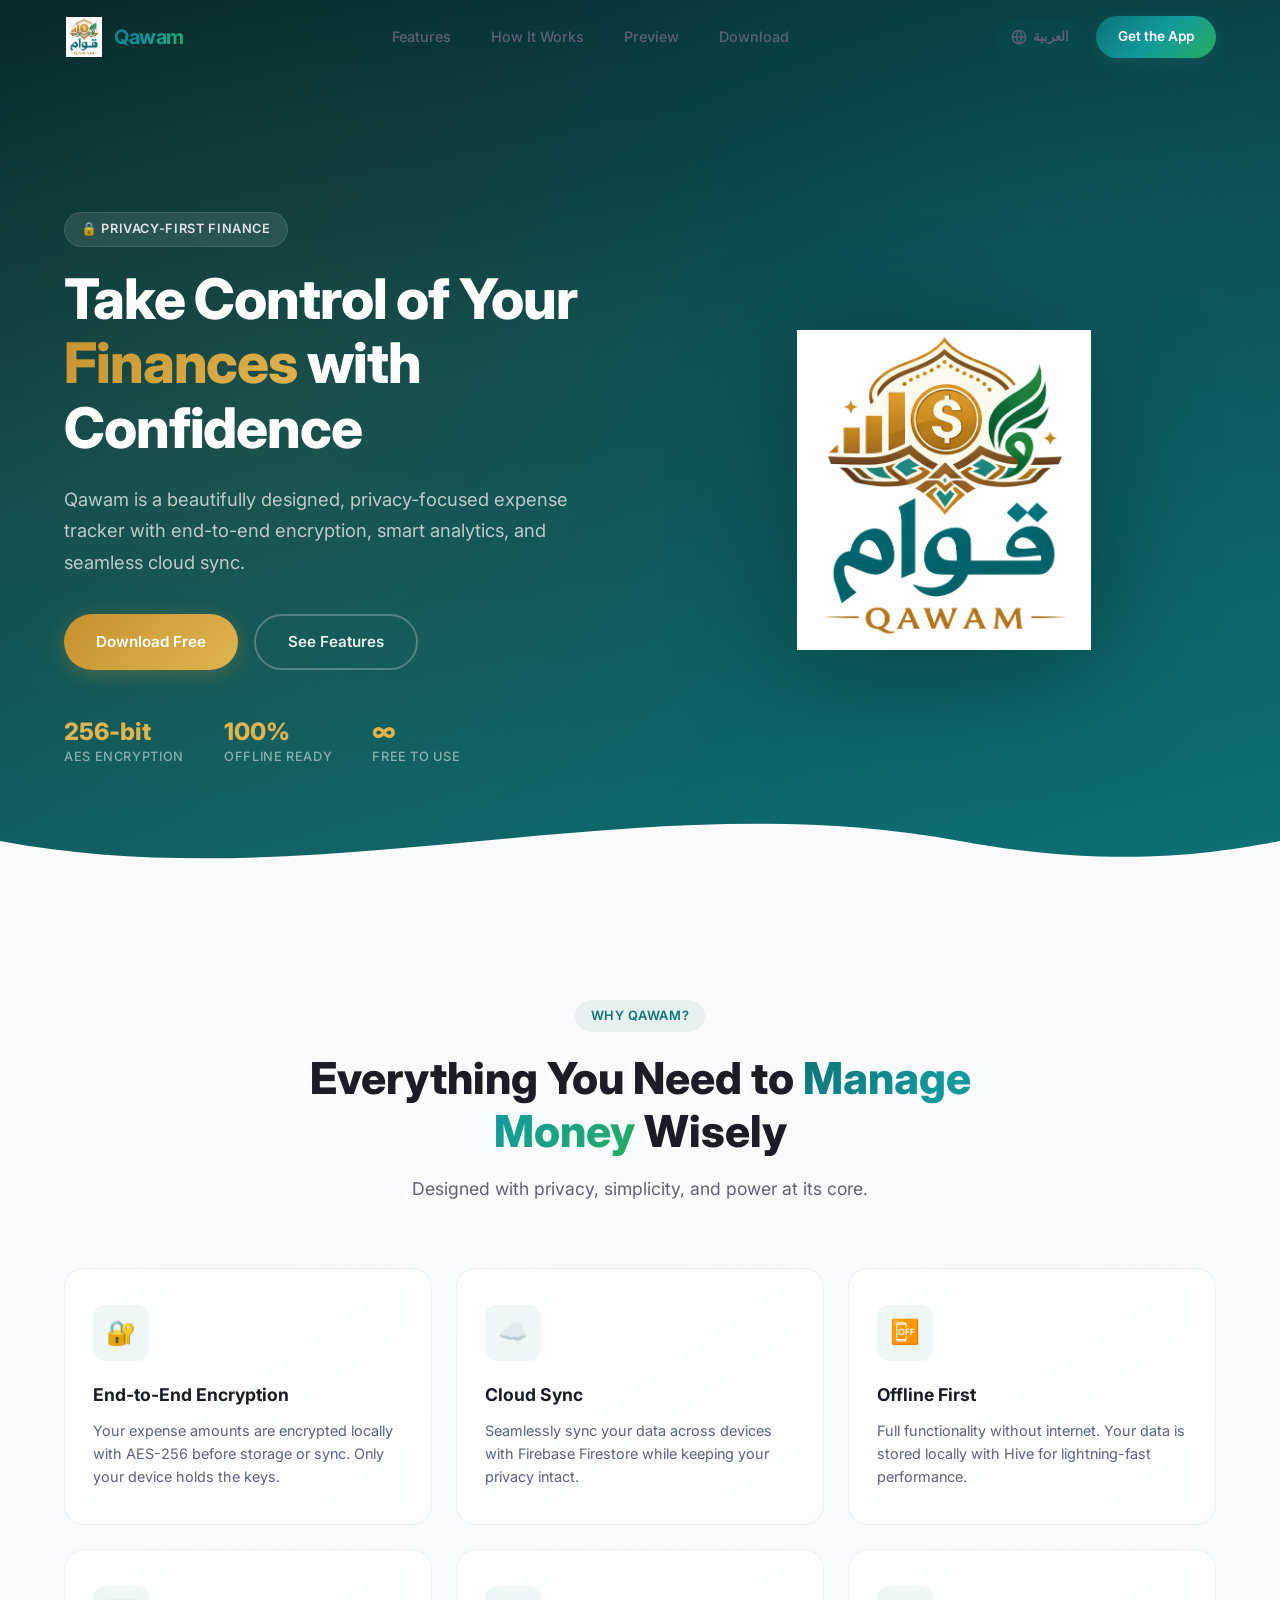
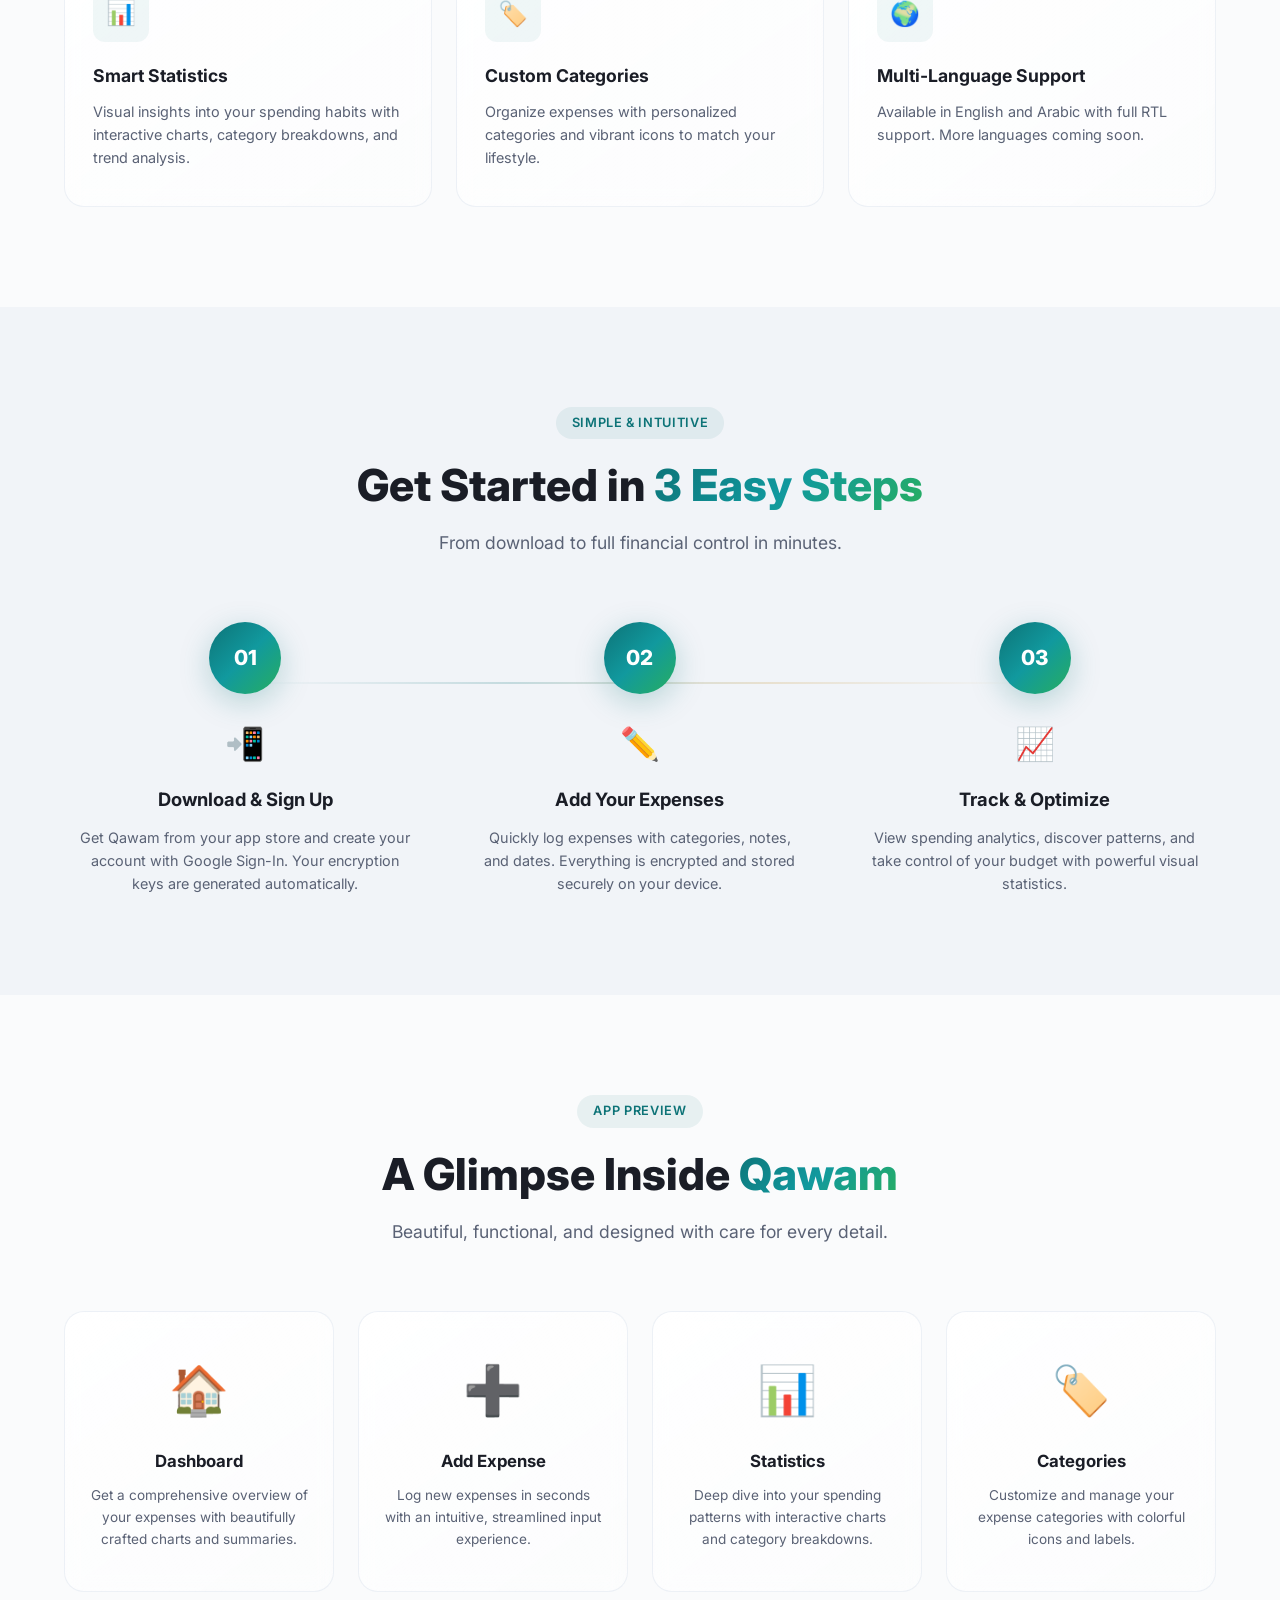
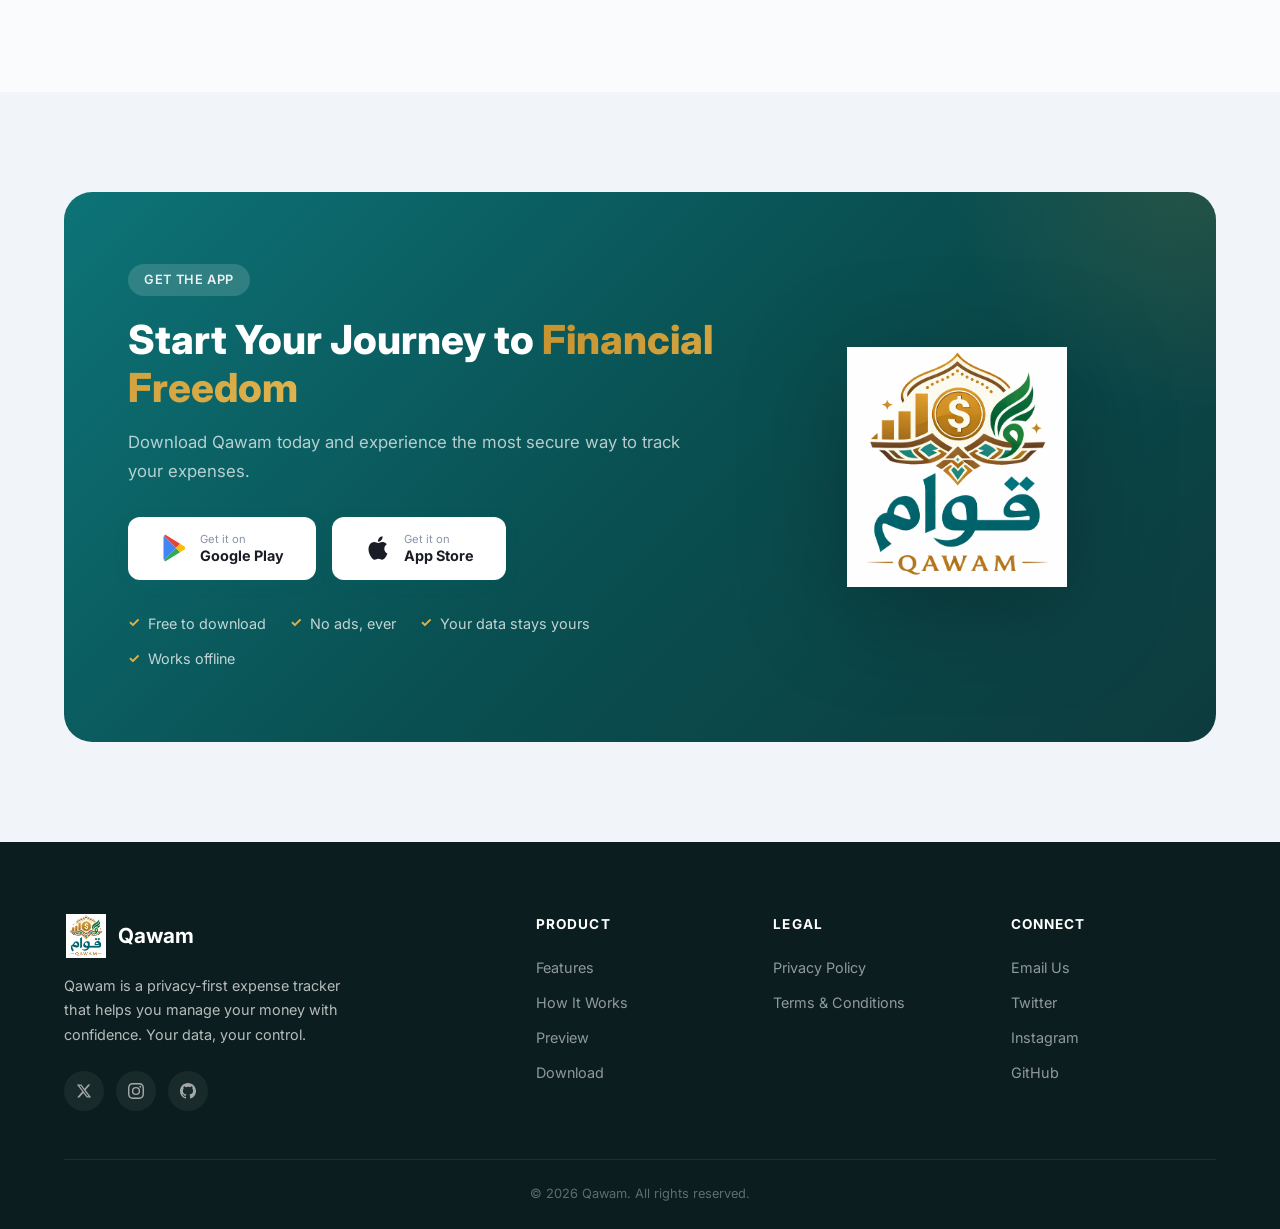
<file: index.html>
<!DOCTYPE html>
<html lang="en" dir="ltr">
<head>
  <meta charset="UTF-8">
  <meta name="viewport" content="width=device-width, initial-scale=1.0">
  <meta name="description" content="">
  <meta name="keywords" content="">
  <meta property="og:title" content="">
  <meta property="og:description" content="">
  <meta property="og:image" content="">
  <meta property="og:type" content="website">
  <meta name="twitter:card" content="summary_large_image">
  <title>Qawam</title>
  <link rel="icon" type="image/png" href="assets/images/logo.png">
  <link rel="preconnect" href="https://fonts.googleapis.com">
  <link rel="preconnect" href="https://fonts.gstatic.com" crossorigin>
  <link href="https://fonts.googleapis.com/css2?family=Inter:wght@300;400;500;600;700;800&family=Cairo:wght@300;400;500;600;700;800&display=swap" rel="stylesheet">
  <link rel="stylesheet" href="styles.css">
</head>
<body>
  <!-- Animated Background -->
  <div class="bg-glow bg-glow--1" aria-hidden="true"></div>
  <div class="bg-glow bg-glow--2" aria-hidden="true"></div>
  <div class="bg-glow bg-glow--3" aria-hidden="true"></div>

  <!-- Navigation -->
  <header class="navbar" id="navbar">
    <nav class="navbar__inner container" aria-label="Main navigation">
      <a href="#" class="navbar__brand" aria-label="Qawam Home">
        <img id="nav-logo" src="" alt="" class="navbar__logo">
        <span class="navbar__name" id="nav-brand-name"></span>
      </a>
      <ul class="navbar__links" id="nav-links" role="list"></ul>
      <div class="navbar__actions">
        <button class="lang-switcher" id="lang-switcher" type="button" aria-label="Switch language">
          <span class="lang-switcher__icon">
            <svg width="18" height="18" viewBox="0 0 24 24" fill="none" stroke="currentColor" stroke-width="2" stroke-linecap="round" stroke-linejoin="round"><circle cx="12" cy="12" r="10"/><path d="M2 12h20"/><path d="M12 2a15.3 15.3 0 0 1 4 10 15.3 15.3 0 0 1-4 10 15.3 15.3 0 0 1-4-10 15.3 15.3 0 0 1 4-10z"/></svg>
          </span>
          <span class="lang-switcher__label" id="lang-label"></span>
        </button>
        <a href="#download" class="btn btn--primary btn--sm navbar__cta" id="nav-cta"></a>
      </div>
      <button class="navbar__hamburger" id="hamburger" aria-label="Toggle menu" aria-expanded="false">
        <span></span>
        <span></span>
        <span></span>
      </button>
    </nav>
  </header>

  <!-- Mobile Menu Overlay -->
  <div class="mobile-menu" id="mobile-menu" aria-hidden="true">
    <ul class="mobile-menu__links" id="mobile-nav-links" role="list"></ul>
  </div>

  <main>
    <!-- Hero Section -->
    <section class="hero" id="hero">
      <div class="hero__inner container">
        <div class="hero__content">
          <span class="badge" id="hero-badge"></span>
          <h1 class="hero__title" id="hero-title"></h1>
          <p class="hero__subtitle" id="hero-subtitle"></p>
          <div class="hero__actions" id="hero-actions"></div>
          <div class="hero__stats" id="hero-stats"></div>
        </div>
        <div class="hero__visual">
          <div class="hero__logo-wrapper">
            <div class="hero__logo-glow" aria-hidden="true"></div>
            <img id="hero-logo" src="" alt="" class="hero__logo">
          </div>
        </div>
      </div>
      <div class="hero__wave" aria-hidden="true">
        <svg viewBox="0 0 1440 120" preserveAspectRatio="none">
          <path d="M0,60 C360,120 720,0 1080,60 C1260,90 1380,70 1440,60 L1440,120 L0,120 Z" fill="var(--color-bg)"/>
        </svg>
      </div>
    </section>

    <!-- Features Section -->
    <section class="features section" id="features">
      <div class="container">
        <div class="section__header">
          <span class="badge" id="features-badge"></span>
          <h2 class="section__title" id="features-title"></h2>
          <p class="section__subtitle" id="features-subtitle"></p>
        </div>
        <div class="features__grid" id="features-grid"></div>
      </div>
    </section>

    <!-- How It Works Section -->
    <section class="how-it-works section" id="how-it-works">
      <div class="container">
        <div class="section__header">
          <span class="badge" id="hiw-badge"></span>
          <h2 class="section__title" id="hiw-title"></h2>
          <p class="section__subtitle" id="hiw-subtitle"></p>
        </div>
        <div class="how-it-works__steps" id="hiw-steps"></div>
      </div>
    </section>

    <!-- Preview Section -->
    <section class="preview section" id="preview">
      <div class="container">
        <div class="section__header">
          <span class="badge" id="preview-badge"></span>
          <h2 class="section__title" id="preview-title"></h2>
          <p class="section__subtitle" id="preview-subtitle"></p>
        </div>
        <div class="preview__grid" id="preview-grid"></div>
      </div>
    </section>

    <!-- Download Section -->
    <section class="download section" id="download">
      <div class="container">
        <div class="download__inner">
          <div class="download__content">
            <span class="badge badge--light" id="download-badge"></span>
            <h2 class="download__title" id="download-title"></h2>
            <p class="download__subtitle" id="download-subtitle"></p>
            <div class="download__stores" id="download-stores"></div>
            <ul class="download__features" id="download-features"></ul>
          </div>
          <div class="download__visual">
            <img id="download-logo" src="" alt="" class="download__logo">
          </div>
        </div>
      </div>
    </section>
  </main>

  <!-- Footer -->
  <footer class="footer" id="footer">
    <div class="container">
      <div class="footer__top">
        <div class="footer__brand">
          <a href="#" class="footer__logo-link" aria-label="Qawam Home">
            <img id="footer-logo" src="" alt="" class="footer__logo">
            <span class="footer__name" id="footer-brand-name"></span>
          </a>
          <p class="footer__desc" id="footer-desc"></p>
          <div class="footer__social" id="footer-social"></div>
        </div>
        <div class="footer__columns" id="footer-columns"></div>
      </div>
      <div class="footer__bottom">
        <p class="footer__copyright" id="footer-copyright"></p>
      </div>
    </div>
  </footer>

  <script src="script.js"></script>
</body>
</html>
</file>
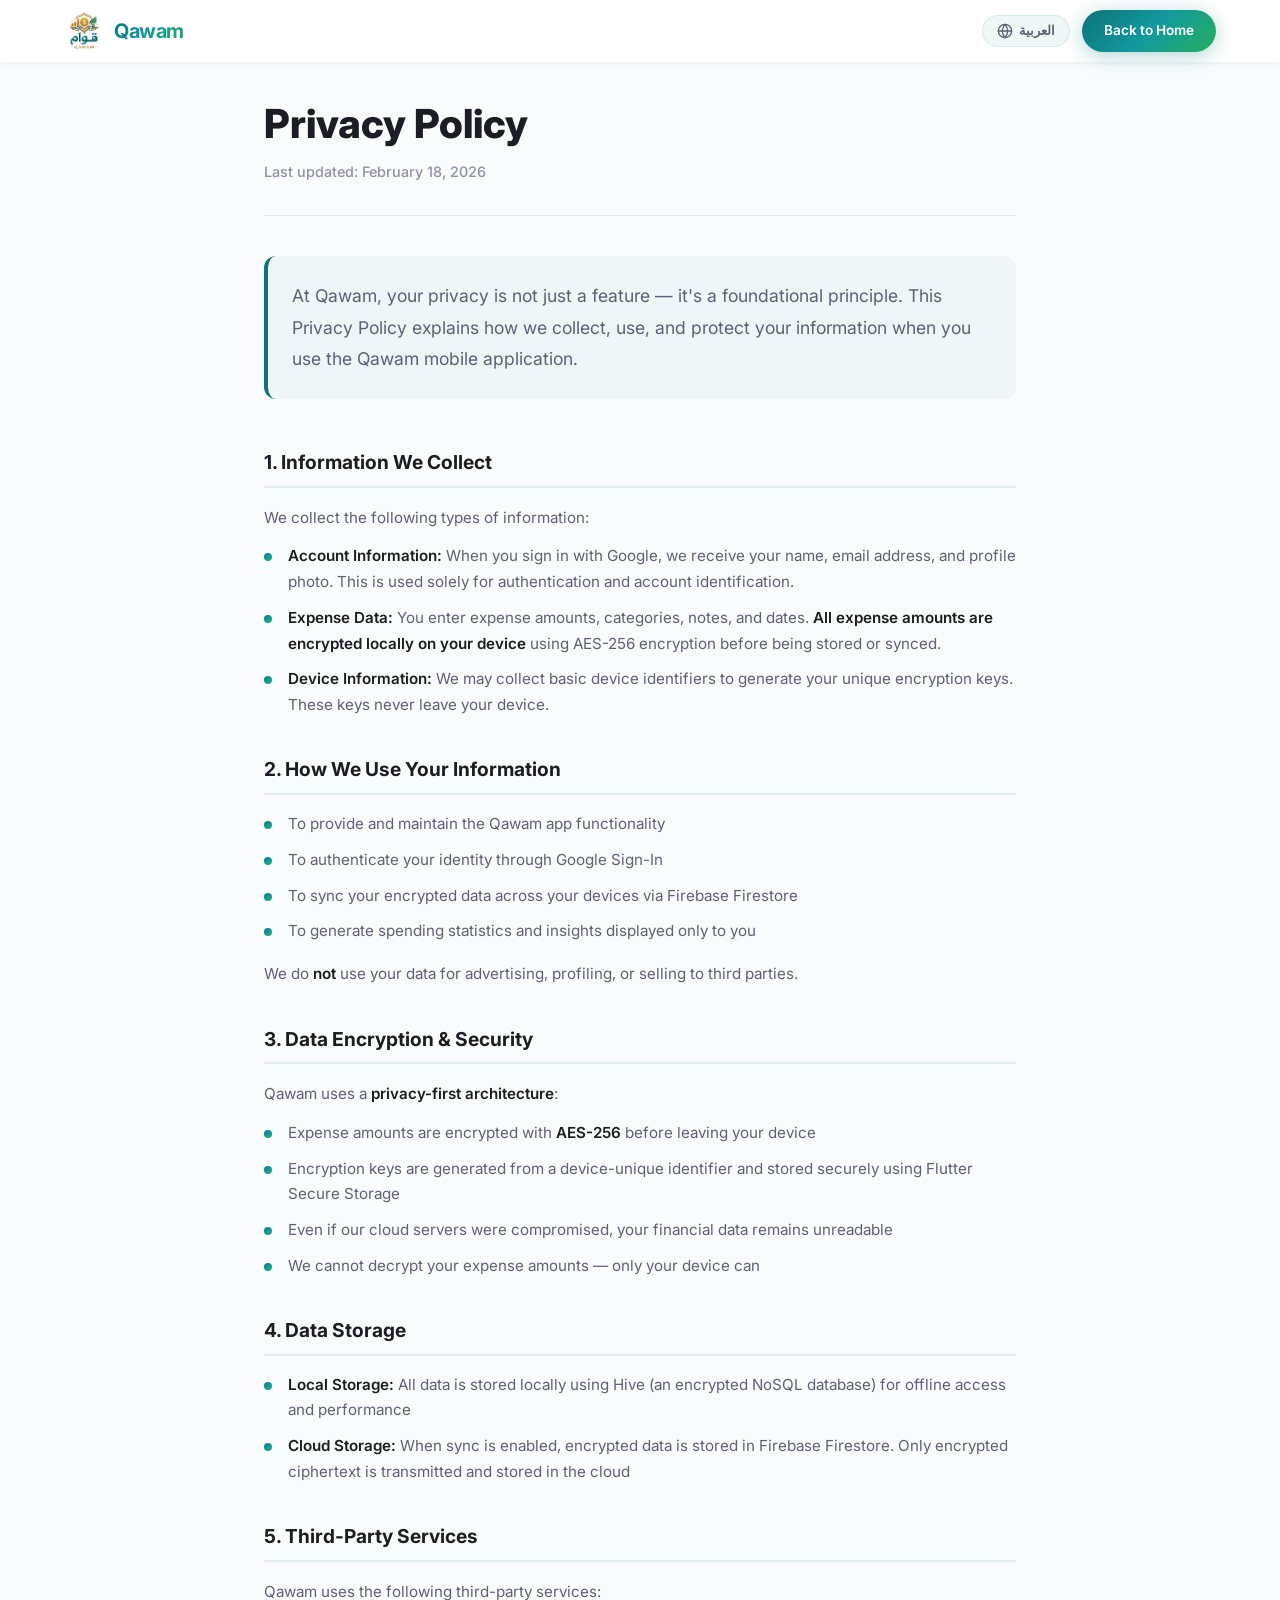
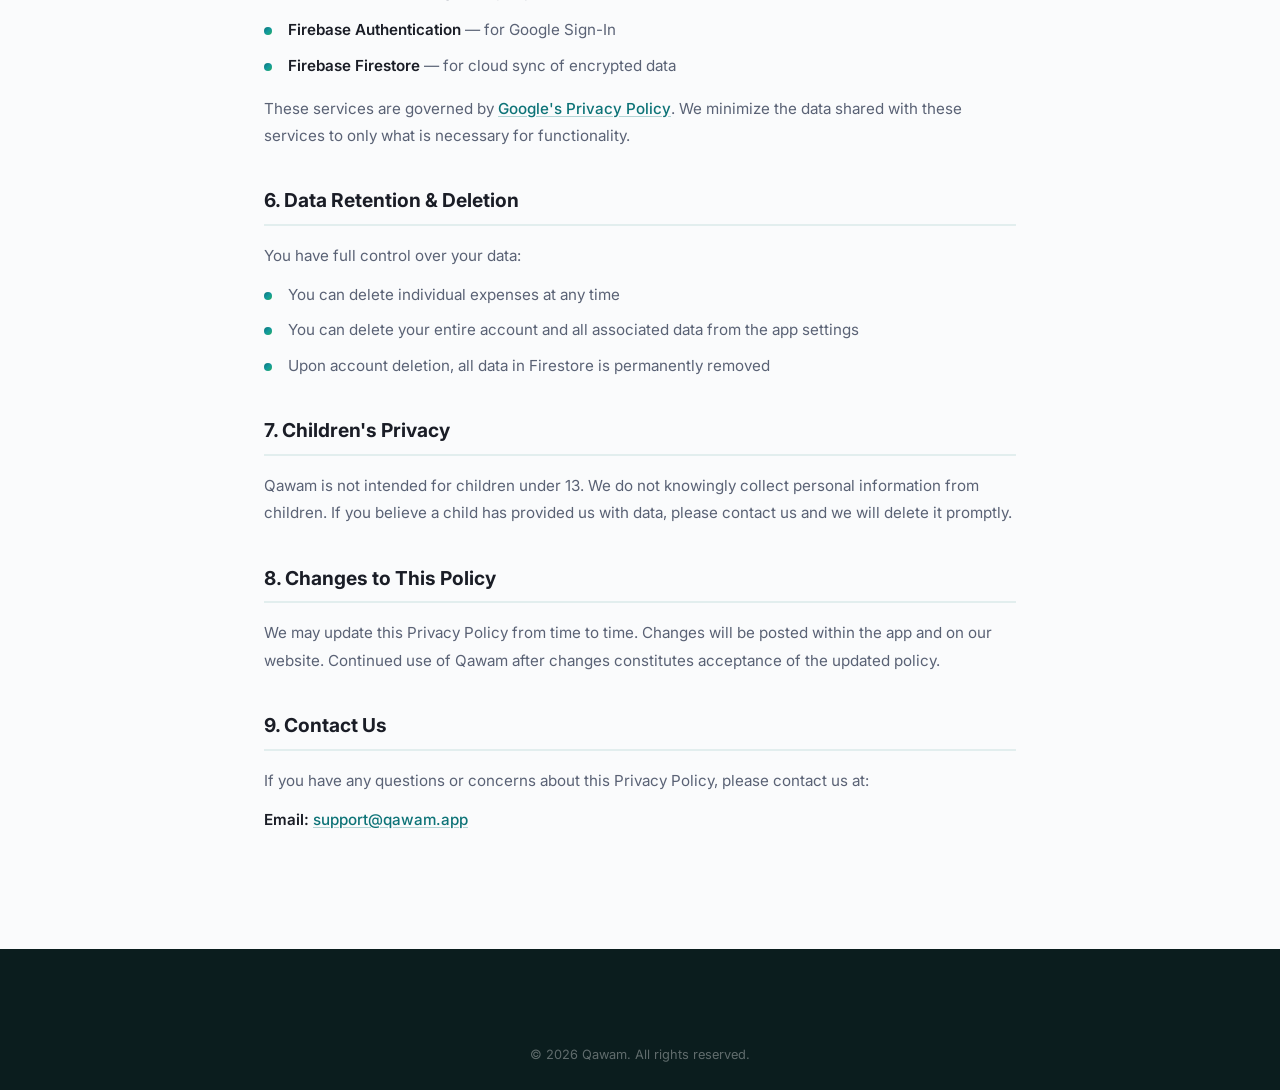
<file: privacy-policy.html>
<!DOCTYPE html>
<html lang="en" dir="ltr">
<head>
  <meta charset="UTF-8">
  <meta name="viewport" content="width=device-width, initial-scale=1.0">
  <meta name="description" content="Qawam Privacy Policy — Learn how we protect your data.">
  <meta property="og:title" content="Privacy Policy — Qawam">
  <meta property="og:type" content="website">
  <title>Privacy Policy — Qawam</title>
  <link rel="icon" type="image/png" href="assets/images/logo.png">
  <link rel="preconnect" href="https://fonts.googleapis.com">
  <link rel="preconnect" href="https://fonts.gstatic.com" crossorigin>
  <link href="https://fonts.googleapis.com/css2?family=Inter:wght@300;400;500;600;700;800&family=Cairo:wght@300;400;500;600;700;800&display=swap" rel="stylesheet">
  <link rel="stylesheet" href="styles.css">
</head>
<body>
  <header class="navbar navbar--scrolled" id="navbar">
    <nav class="navbar__inner container" aria-label="Main navigation">
      <a href="index.html" class="navbar__brand" aria-label="Qawam Home">
        <img src="assets/images/logo.png" alt="Qawam Logo" class="navbar__logo">
        <span class="navbar__name" id="nav-brand-name"></span>
      </a>
      <div class="navbar__actions">
        <button class="lang-switcher" id="lang-switcher" type="button" aria-label="Switch language">
          <span class="lang-switcher__icon">
            <svg width="18" height="18" viewBox="0 0 24 24" fill="none" stroke="currentColor" stroke-width="2" stroke-linecap="round" stroke-linejoin="round"><circle cx="12" cy="12" r="10"/><path d="M2 12h20"/><path d="M12 2a15.3 15.3 0 0 1 4 10 15.3 15.3 0 0 1-4 10 15.3 15.3 0 0 1-4-10 15.3 15.3 0 0 1 4-10z"/></svg>
          </span>
          <span class="lang-switcher__label" id="lang-label"></span>
        </button>
        <a href="index.html" class="btn btn--primary btn--sm" id="back-home"></a>
      </div>
    </nav>
  </header>

  <main class="legal-page">
    <article class="legal container">
      <div class="legal__header">
        <h1 class="legal__title" id="legal-title"></h1>
        <p class="legal__date" id="legal-date"></p>
      </div>
      <p class="legal__intro" id="legal-intro"></p>
      <div class="legal__body" id="legal-body"></div>
    </article>
  </main>

  <footer class="footer" id="footer">
    <div class="container">
      <div class="footer__bottom">
        <p class="footer__copyright" id="footer-copyright"></p>
      </div>
    </div>
  </footer>

  <script src="legal.js" data-page="privacy"></script>
</body>
</html>
</file>
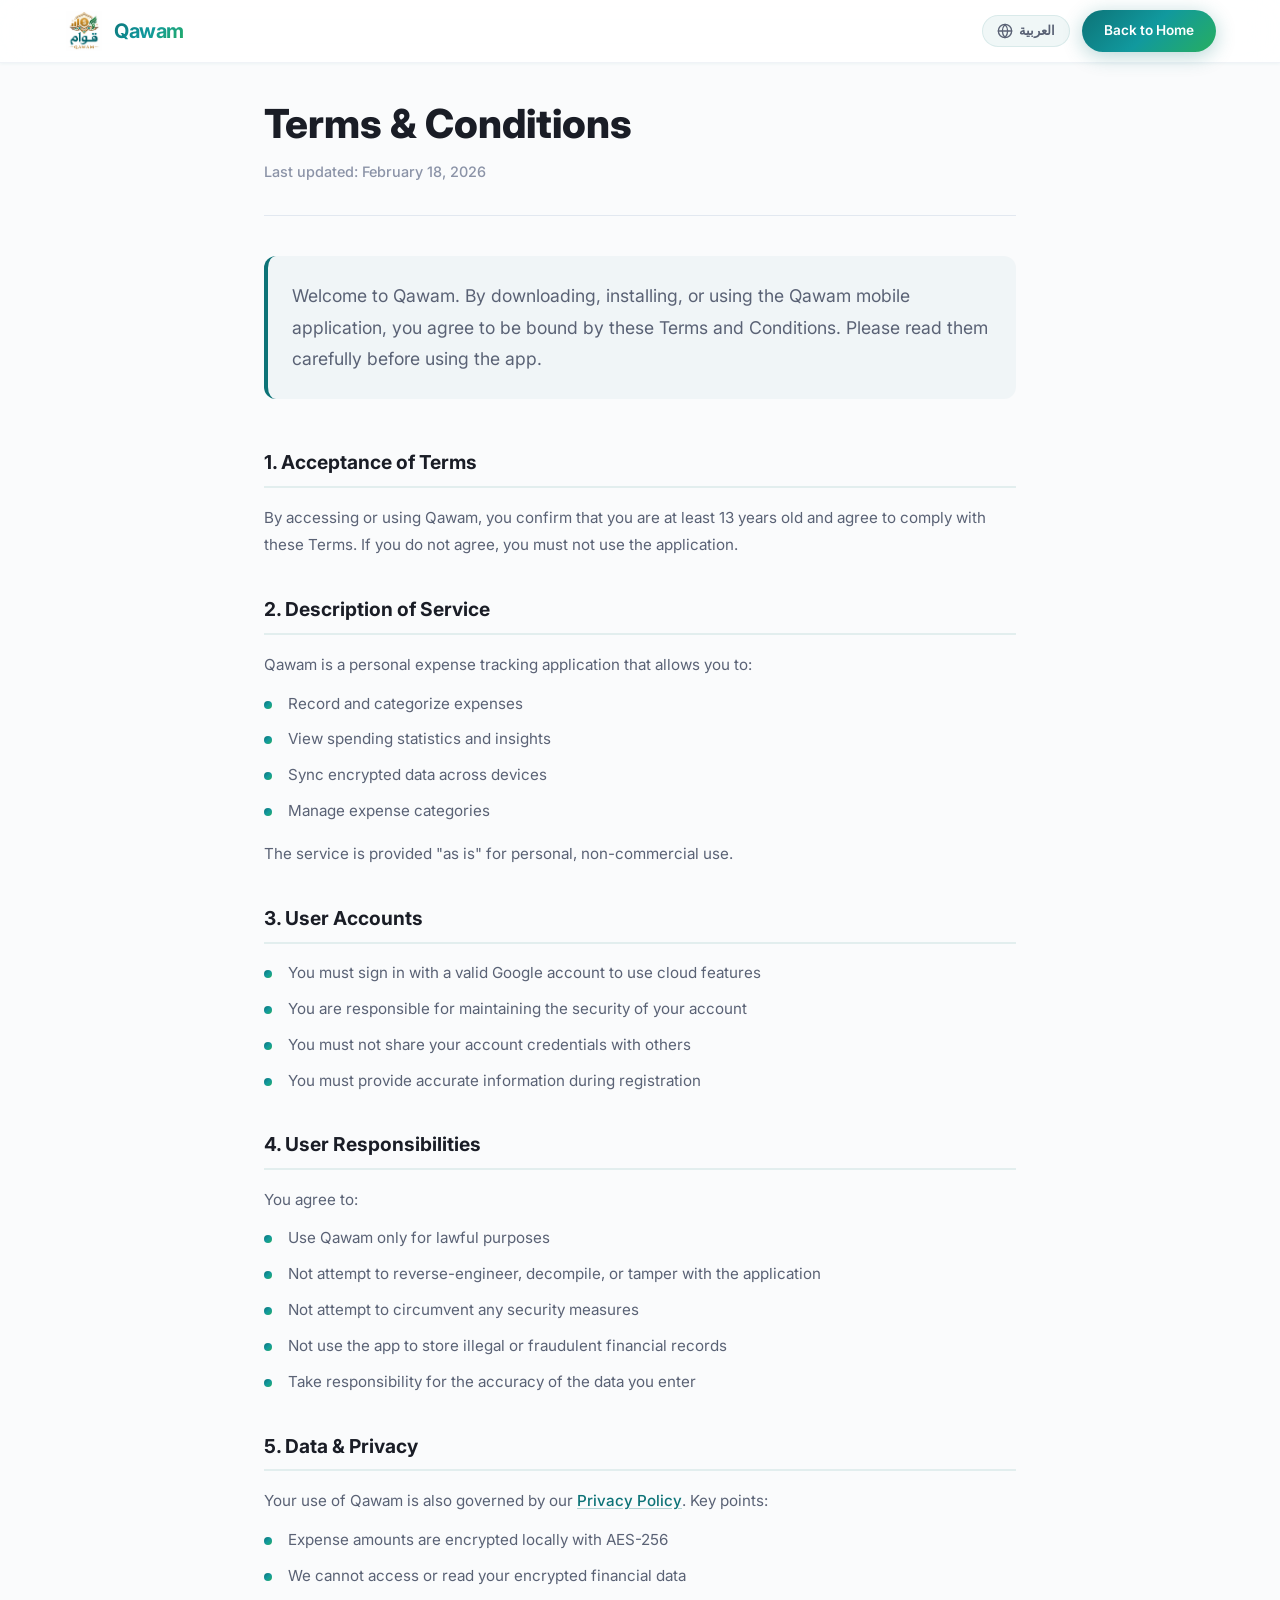
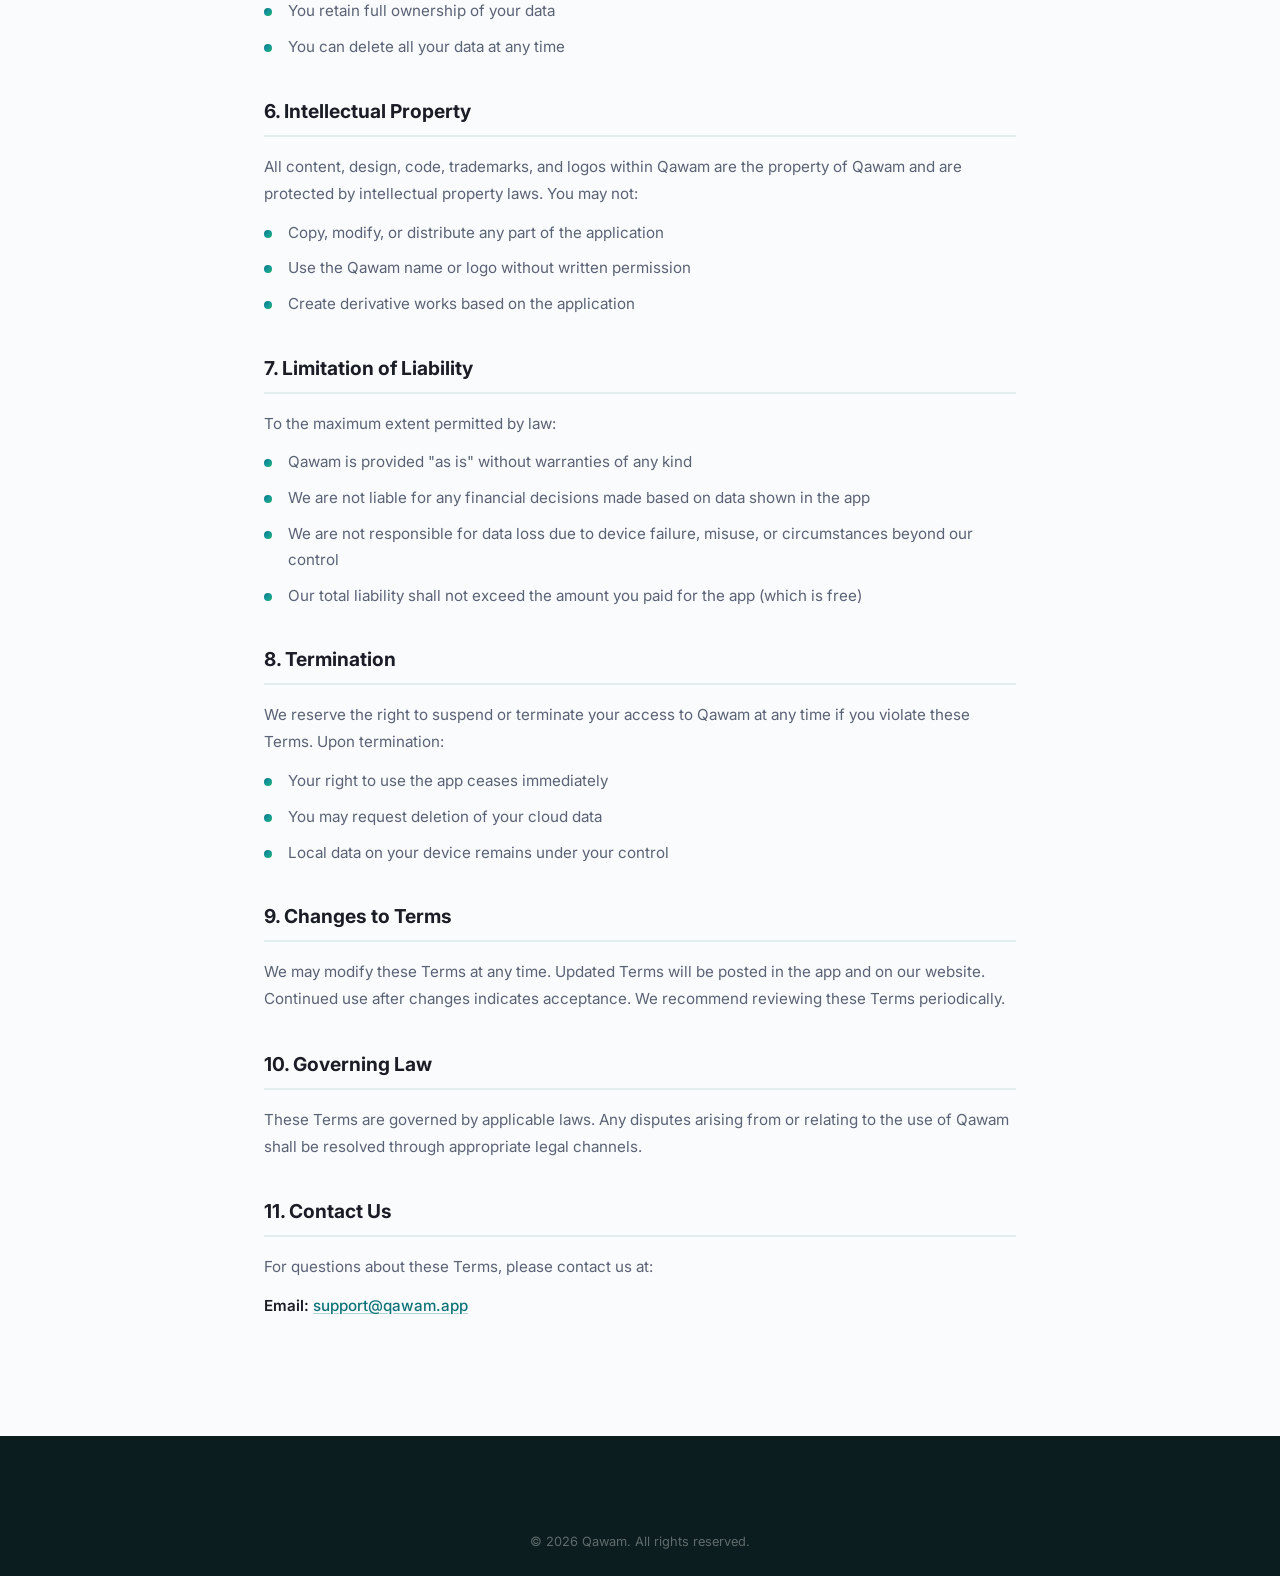
<file: terms-and-conditions.html>
<!DOCTYPE html>
<html lang="en" dir="ltr">
<head>
  <meta charset="UTF-8">
  <meta name="viewport" content="width=device-width, initial-scale=1.0">
  <meta name="description" content="Qawam Terms & Conditions — Read our terms of service.">
  <meta property="og:title" content="Terms & Conditions — Qawam">
  <meta property="og:type" content="website">
  <title>Terms & Conditions — Qawam</title>
  <link rel="icon" type="image/png" href="assets/images/logo.png">
  <link rel="preconnect" href="https://fonts.googleapis.com">
  <link rel="preconnect" href="https://fonts.gstatic.com" crossorigin>
  <link href="https://fonts.googleapis.com/css2?family=Inter:wght@300;400;500;600;700;800&family=Cairo:wght@300;400;500;600;700;800&display=swap" rel="stylesheet">
  <link rel="stylesheet" href="styles.css">
</head>
<body>
  <header class="navbar navbar--scrolled" id="navbar">
    <nav class="navbar__inner container" aria-label="Main navigation">
      <a href="index.html" class="navbar__brand" aria-label="Qawam Home">
        <img src="assets/images/logo.png" alt="Qawam Logo" class="navbar__logo">
        <span class="navbar__name" id="nav-brand-name"></span>
      </a>
      <div class="navbar__actions">
        <button class="lang-switcher" id="lang-switcher" type="button" aria-label="Switch language">
          <span class="lang-switcher__icon">
            <svg width="18" height="18" viewBox="0 0 24 24" fill="none" stroke="currentColor" stroke-width="2" stroke-linecap="round" stroke-linejoin="round"><circle cx="12" cy="12" r="10"/><path d="M2 12h20"/><path d="M12 2a15.3 15.3 0 0 1 4 10 15.3 15.3 0 0 1-4 10 15.3 15.3 0 0 1-4-10 15.3 15.3 0 0 1 4-10z"/></svg>
          </span>
          <span class="lang-switcher__label" id="lang-label"></span>
        </button>
        <a href="index.html" class="btn btn--primary btn--sm" id="back-home"></a>
      </div>
    </nav>
  </header>

  <main class="legal-page">
    <article class="legal container">
      <div class="legal__header">
        <h1 class="legal__title" id="legal-title"></h1>
        <p class="legal__date" id="legal-date"></p>
      </div>
      <p class="legal__intro" id="legal-intro"></p>
      <div class="legal__body" id="legal-body"></div>
    </article>
  </main>

  <footer class="footer" id="footer">
    <div class="container">
      <div class="footer__bottom">
        <p class="footer__copyright" id="footer-copyright"></p>
      </div>
    </div>
  </footer>

  <script src="legal.js" data-page="terms"></script>
</body>
</html>
</file>
<file: styles.css>
/* ============================================
   QAWAM LANDING PAGE — STYLES
   Premium SaaS landing page
   ============================================ */

/* --- Design Tokens --- */
:root {
  --color-primary: #0D7377;
  --color-primary-light: #11999E;
  --color-primary-dark: #095052;
  --color-accent: #C5922E;
  --color-accent-light: #E0B44F;
  --color-accent-dark: #9A7223;
  --color-green: #1A6B3C;
  --color-green-light: #27AE60;

  --color-bg: #FAFBFC;
  --color-bg-alt: #F1F4F8;
  --color-surface: #FFFFFF;
  --color-text: #1A1D26;
  --color-text-secondary: #5A6275;
  --color-text-muted: #8B93A7;
  --color-border: #E2E8F0;

  --gradient-primary: linear-gradient(135deg, #0D7377 0%, #11999E 50%, #27AE60 100%);
  --gradient-accent: linear-gradient(135deg, #C5922E 0%, #E0B44F 100%);
  --gradient-hero: linear-gradient(165deg, #05282A 0%, #0D4B4E 40%, #0D7377 100%);
  --gradient-card: linear-gradient(145deg, rgba(255,255,255,0.9) 0%, rgba(255,255,255,0.4) 100%);
  --gradient-download: linear-gradient(135deg, #0D7377 0%, #095052 50%, #0D3B3D 100%);

  --shadow-sm: 0 1px 3px rgba(13, 115, 119, 0.06);
  --shadow-md: 0 4px 16px rgba(13, 115, 119, 0.08);
  --shadow-lg: 0 12px 40px rgba(13, 115, 119, 0.12);
  --shadow-xl: 0 20px 60px rgba(13, 115, 119, 0.16);
  --shadow-glow: 0 0 60px rgba(13, 115, 119, 0.25);

  --radius-sm: 8px;
  --radius-md: 12px;
  --radius-lg: 20px;
  --radius-xl: 28px;
  --radius-full: 9999px;

  --font-family: 'Inter', -apple-system, BlinkMacSystemFont, 'Segoe UI', sans-serif;
  --font-family-ar: 'Cairo', 'Inter', -apple-system, BlinkMacSystemFont, 'Segoe UI', sans-serif;
  --transition-fast: 0.2s cubic-bezier(0.4, 0, 0.2, 1);
  --transition-base: 0.3s cubic-bezier(0.4, 0, 0.2, 1);
  --transition-slow: 0.5s cubic-bezier(0.4, 0, 0.2, 1);
}

/* --- Reset & Base --- */
*,
*::before,
*::after {
  margin: 0;
  padding: 0;
  box-sizing: border-box;
}

html {
  scroll-behavior: smooth;
  -webkit-font-smoothing: antialiased;
  -moz-osx-font-smoothing: grayscale;
}

body {
  font-family: var(--font-family);
  font-size: 16px;
  line-height: 1.6;
  color: var(--color-text);
  background: var(--color-bg);
  overflow-x: hidden;
  position: relative;
}

img {
  max-width: 100%;
  height: auto;
  display: block;
}

a {
  text-decoration: none;
  color: inherit;
  transition: color var(--transition-fast);
}

ul {
  list-style: none;
}

/* --- Utility --- */
.container {
  max-width: 1200px;
  margin: 0 auto;
  padding: 0 24px;
}

.section {
  padding: 100px 0;
  position: relative;
}

.section__header {
  text-align: center;
  max-width: 680px;
  margin: 0 auto 64px;
}

.section__title {
  font-size: clamp(1.75rem, 4vw, 2.75rem);
  font-weight: 800;
  line-height: 1.2;
  color: var(--color-text);
  margin-bottom: 16px;
}

.section__subtitle {
  font-size: 1.1rem;
  color: var(--color-text-secondary);
  line-height: 1.7;
}

.highlight {
  background: var(--gradient-primary);
  -webkit-background-clip: text;
  -webkit-text-fill-color: transparent;
  background-clip: text;
}

.badge {
  display: inline-block;
  padding: 6px 16px;
  font-size: 0.8rem;
  font-weight: 600;
  letter-spacing: 0.05em;
  border-radius: var(--radius-full);
  background: rgba(13, 115, 119, 0.08);
  color: var(--color-primary);
  margin-bottom: 20px;
  text-transform: uppercase;
}

.badge--light {
  background: rgba(255, 255, 255, 0.15);
  color: rgba(255, 255, 255, 0.9);
}

.btn {
  display: inline-flex;
  align-items: center;
  justify-content: center;
  gap: 8px;
  padding: 14px 32px;
  font-size: 0.95rem;
  font-weight: 600;
  border-radius: var(--radius-full);
  border: none;
  cursor: pointer;
  transition: all var(--transition-base);
  text-decoration: none;
  font-family: var(--font-family);
  position: relative;
  overflow: hidden;
}

.btn--primary {
  background: var(--gradient-primary);
  color: #fff;
  box-shadow: 0 4px 20px rgba(13, 115, 119, 0.3);
}

.btn--primary:hover {
  transform: translateY(-2px);
  box-shadow: 0 8px 30px rgba(13, 115, 119, 0.4);
}

.btn--secondary {
  background: transparent;
  color: var(--color-text);
  border: 2px solid var(--color-border);
}

.btn--secondary:hover {
  border-color: var(--color-primary);
  color: var(--color-primary);
  transform: translateY(-2px);
}

.btn--sm {
  padding: 10px 22px;
  font-size: 0.85rem;
}

.btn--store {
  background: var(--color-surface);
  color: var(--color-text);
  padding: 16px 32px;
  border-radius: var(--radius-md);
  box-shadow: var(--shadow-md);
  gap: 12px;
  font-size: 0.9rem;
}

.btn--store:hover {
  transform: translateY(-3px);
  box-shadow: var(--shadow-lg);
}

.btn--store .store-icon {
  width: 28px;
  height: 28px;
}

.btn--store .store-label {
  display: flex;
  flex-direction: column;
  align-items: flex-start;
  line-height: 1.2;
}

.btn--store .store-label small {
  font-size: 0.7rem;
  font-weight: 400;
  color: var(--color-text-muted);
}

.btn--store .store-label strong {
  font-weight: 700;
}

/* --- Background Glows --- */
.bg-glow {
  position: fixed;
  border-radius: 50%;
  filter: blur(120px);
  pointer-events: none;
  z-index: -1;
  opacity: 0.4;
}

.bg-glow--1 {
  width: 600px;
  height: 600px;
  background: rgba(13, 115, 119, 0.15);
  top: -200px;
  right: -200px;
  animation: float 20s ease-in-out infinite;
}

.bg-glow--2 {
  width: 500px;
  height: 500px;
  background: rgba(197, 146, 46, 0.1);
  bottom: 20%;
  left: -150px;
  animation: float 25s ease-in-out infinite reverse;
}

.bg-glow--3 {
  width: 400px;
  height: 400px;
  background: rgba(39, 174, 96, 0.08);
  top: 50%;
  right: -100px;
  animation: float 22s ease-in-out infinite 5s;
}

@keyframes float {
  0%, 100% { transform: translate(0, 0) scale(1); }
  25% { transform: translate(30px, -30px) scale(1.05); }
  50% { transform: translate(-20px, 20px) scale(0.95); }
  75% { transform: translate(20px, 10px) scale(1.02); }
}

/* --- Navbar --- */
.navbar {
  position: fixed;
  top: 0;
  left: 0;
  right: 0;
  z-index: 1000;
  padding: 16px 0;
  transition: all var(--transition-base);
  background: transparent;
}

.navbar--scrolled {
  background: rgba(255, 255, 255, 0.85);
  backdrop-filter: blur(20px);
  -webkit-backdrop-filter: blur(20px);
  border-bottom: 1px solid rgba(226, 232, 240, 0.5);
  padding: 10px 0;
  box-shadow: var(--shadow-sm);
}

.navbar__inner {
  display: flex;
  align-items: center;
  justify-content: space-between;
  gap: 32px;
}

.navbar__brand {
  display: flex;
  align-items: center;
  gap: 10px;
  font-weight: 700;
  font-size: 1.2rem;
  z-index: 10;
}

.navbar__logo {
  width: 40px;
  height: 40px;
  object-fit: contain;
}

.navbar__name {
  background: var(--gradient-primary);
  -webkit-background-clip: text;
  -webkit-text-fill-color: transparent;
  background-clip: text;
  font-size: 1.25rem;
  letter-spacing: -0.02em;
}

.navbar__links {
  display: flex;
  align-items: center;
  gap: 8px;
}

.navbar__links li a {
  padding: 8px 16px;
  font-size: 0.9rem;
  font-weight: 500;
  color: var(--color-text-secondary);
  border-radius: var(--radius-sm);
  transition: all var(--transition-fast);
}

.navbar__links li a:hover {
  color: var(--color-primary);
  background: rgba(13, 115, 119, 0.06);
}

.navbar__actions {
  display: flex;
  align-items: center;
  gap: 12px;
}

.navbar__cta {
  white-space: nowrap;
}

/* --- Language Switcher --- */
.lang-switcher {
  display: inline-flex;
  align-items: center;
  gap: 6px;
  padding: 7px 14px;
  font-size: 0.8rem;
  font-weight: 600;
  font-family: var(--font-family);
  color: var(--color-text-secondary);
  background: rgba(13, 115, 119, 0.06);
  border: 1px solid rgba(13, 115, 119, 0.1);
  border-radius: var(--radius-full);
  cursor: pointer;
  transition: all var(--transition-fast);
  white-space: nowrap;
}

.lang-switcher:hover {
  background: rgba(13, 115, 119, 0.12);
  border-color: rgba(13, 115, 119, 0.2);
  color: var(--color-primary);
}

.lang-switcher__icon {
  display: flex;
  align-items: center;
  line-height: 0;
}

.lang-switcher__icon svg {
  width: 16px;
  height: 16px;
}

.navbar__hamburger {
  display: none;
  flex-direction: column;
  gap: 5px;
  background: none;
  border: none;
  cursor: pointer;
  padding: 8px;
  z-index: 10;
}

.navbar__hamburger span {
  display: block;
  width: 24px;
  height: 2px;
  background: var(--color-text);
  border-radius: 2px;
  transition: all var(--transition-base);
}

.navbar__hamburger--active span:nth-child(1) {
  transform: rotate(45deg) translate(5px, 5px);
}

.navbar__hamburger--active span:nth-child(2) {
  opacity: 0;
  transform: scaleX(0);
}

.navbar__hamburger--active span:nth-child(3) {
  transform: rotate(-45deg) translate(5px, -5px);
}

/* --- Mobile Menu --- */
.mobile-menu {
  position: fixed;
  top: 0;
  left: 0;
  right: 0;
  bottom: 0;
  z-index: 999;
  background: rgba(255, 255, 255, 0.97);
  backdrop-filter: blur(20px);
  display: flex;
  align-items: center;
  justify-content: center;
  opacity: 0;
  visibility: hidden;
  transition: all var(--transition-base);
}

.mobile-menu--open {
  opacity: 1;
  visibility: visible;
}

.mobile-menu__links {
  display: flex;
  flex-direction: column;
  align-items: center;
  gap: 12px;
}

.mobile-menu__links li a {
  font-size: 1.3rem;
  font-weight: 600;
  color: var(--color-text);
  padding: 12px 24px;
  border-radius: var(--radius-sm);
  transition: all var(--transition-fast);
}

.mobile-menu__links li a:hover {
  color: var(--color-primary);
}

/* --- Hero Section --- */
.hero {
  min-height: 100vh;
  display: flex;
  align-items: center;
  background: var(--gradient-hero);
  position: relative;
  overflow: hidden;
  padding-top: 80px;
}

.hero::before {
  content: '';
  position: absolute;
  top: 0;
  left: 0;
  right: 0;
  bottom: 0;
  background:
    radial-gradient(circle at 20% 50%, rgba(197, 146, 46, 0.08) 0%, transparent 50%),
    radial-gradient(circle at 80% 30%, rgba(17, 153, 158, 0.1) 0%, transparent 50%);
  pointer-events: none;
}

.hero__inner {
  display: grid;
  grid-template-columns: 1fr 1fr;
  gap: 64px;
  align-items: center;
  padding: 60px 24px;
  position: relative;
  z-index: 1;
}

.hero__content {
  animation: fadeInUp 0.8s ease-out;
}

.hero .badge {
  background: rgba(255, 255, 255, 0.1);
  color: rgba(255, 255, 255, 0.85);
  backdrop-filter: blur(10px);
  border: 1px solid rgba(255, 255, 255, 0.1);
}

.hero__title {
  font-size: clamp(2rem, 5vw, 3.5rem);
  font-weight: 800;
  line-height: 1.15;
  color: #fff;
  margin-bottom: 24px;
  letter-spacing: -0.02em;
}

.hero__title .highlight {
  background: var(--gradient-accent);
  -webkit-background-clip: text;
  -webkit-text-fill-color: transparent;
  background-clip: text;
}

.hero__subtitle {
  font-size: 1.15rem;
  color: rgba(255, 255, 255, 0.7);
  line-height: 1.7;
  margin-bottom: 36px;
  max-width: 520px;
}

.hero__actions {
  display: flex;
  gap: 16px;
  flex-wrap: wrap;
  margin-bottom: 48px;
}

.hero__actions .btn--primary {
  background: var(--gradient-accent);
  box-shadow: 0 4px 20px rgba(197, 146, 46, 0.3);
}

.hero__actions .btn--primary:hover {
  box-shadow: 0 8px 30px rgba(197, 146, 46, 0.45);
}

.hero__actions .btn--secondary {
  border-color: rgba(255, 255, 255, 0.25);
  color: rgba(255, 255, 255, 0.9);
}

.hero__actions .btn--secondary:hover {
  border-color: rgba(255, 255, 255, 0.5);
  background: rgba(255, 255, 255, 0.08);
  color: #fff;
}

.hero__stats {
  display: flex;
  gap: 40px;
}

.hero__stat {
  text-align: left;
}

.hero__stat-value {
  font-size: 1.5rem;
  font-weight: 800;
  color: var(--color-accent-light);
  line-height: 1.2;
}

.hero__stat-label {
  font-size: 0.8rem;
  color: rgba(255, 255, 255, 0.5);
  text-transform: uppercase;
  letter-spacing: 0.05em;
  font-weight: 500;
}

/* Hero Visual */
.hero__visual {
  display: flex;
  align-items: center;
  justify-content: center;
  animation: fadeInUp 0.8s ease-out 0.2s both;
}

.hero__logo-wrapper {
  position: relative;
  display: flex;
  align-items: center;
  justify-content: center;
}

.hero__logo-glow {
  position: absolute;
  width: 350px;
  height: 350px;
  border-radius: 50%;
  background: radial-gradient(circle, rgba(197, 146, 46, 0.2) 0%, rgba(13, 115, 119, 0.15) 40%, transparent 70%);
  animation: pulse-glow 4s ease-in-out infinite;
}

.hero__logo {
  width: 320px;
  height: 320px;
  object-fit: contain;
  position: relative;
  z-index: 1;
  filter: drop-shadow(0 20px 60px rgba(0, 0, 0, 0.3));
  animation: logo-float 6s ease-in-out infinite;
}

@keyframes pulse-glow {
  0%, 100% { transform: scale(1); opacity: 0.6; }
  50% { transform: scale(1.15); opacity: 1; }
}

@keyframes logo-float {
  0%, 100% { transform: translateY(0); }
  50% { transform: translateY(-15px); }
}

.hero__wave {
  position: absolute;
  bottom: -1px;
  left: 0;
  right: 0;
  line-height: 0;
}

.hero__wave svg {
  width: 100%;
  height: 120px;
}

/* --- Features Section --- */
.features {
  background: var(--color-bg);
}

.features__grid {
  display: grid;
  grid-template-columns: repeat(3, 1fr);
  gap: 24px;
}

.feature-card {
  background: var(--gradient-card);
  backdrop-filter: blur(10px);
  border: 1px solid rgba(226, 232, 240, 0.6);
  border-radius: var(--radius-lg);
  padding: 36px 28px;
  transition: all var(--transition-base);
  position: relative;
  overflow: hidden;
}

.feature-card::before {
  content: '';
  position: absolute;
  top: 0;
  left: 0;
  right: 0;
  height: 3px;
  background: var(--gradient-primary);
  transform: scaleX(0);
  transform-origin: left;
  transition: transform var(--transition-base);
}

.feature-card:hover {
  transform: translateY(-6px);
  box-shadow: var(--shadow-lg);
  border-color: rgba(13, 115, 119, 0.15);
}

.feature-card:hover::before {
  transform: scaleX(1);
}

.feature-card__icon {
  width: 56px;
  height: 56px;
  border-radius: var(--radius-md);
  background: rgba(13, 115, 119, 0.06);
  display: flex;
  align-items: center;
  justify-content: center;
  font-size: 1.5rem;
  margin-bottom: 20px;
  transition: all var(--transition-base);
}

.feature-card:hover .feature-card__icon {
  background: rgba(13, 115, 119, 0.1);
  transform: scale(1.08);
}

.feature-card__title {
  font-size: 1.1rem;
  font-weight: 700;
  color: var(--color-text);
  margin-bottom: 10px;
}

.feature-card__desc {
  font-size: 0.9rem;
  color: var(--color-text-secondary);
  line-height: 1.6;
}

/* --- How It Works --- */
.how-it-works {
  background: var(--color-bg-alt);
}

.how-it-works__steps {
  display: grid;
  grid-template-columns: repeat(3, 1fr);
  gap: 32px;
  position: relative;
}

.how-it-works__steps::before {
  content: '';
  position: absolute;
  top: 60px;
  left: 16.67%;
  right: 16.67%;
  height: 2px;
  background: linear-gradient(90deg, transparent, var(--color-primary), var(--color-accent), transparent);
  opacity: 0.2;
}

.step-card {
  text-align: center;
  position: relative;
  padding: 0 16px;
}

.step-card__number {
  width: 72px;
  height: 72px;
  border-radius: 50%;
  background: var(--gradient-primary);
  color: #fff;
  display: flex;
  align-items: center;
  justify-content: center;
  font-size: 1.3rem;
  font-weight: 800;
  margin: 0 auto 24px;
  position: relative;
  z-index: 1;
  box-shadow: 0 8px 30px rgba(13, 115, 119, 0.25);
  transition: all var(--transition-base);
}

.step-card:hover .step-card__number {
  transform: scale(1.1);
  box-shadow: 0 12px 40px rgba(13, 115, 119, 0.35);
}

.step-card__icon {
  font-size: 2rem;
  margin-bottom: 16px;
}

.step-card__title {
  font-size: 1.15rem;
  font-weight: 700;
  color: var(--color-text);
  margin-bottom: 12px;
}

.step-card__desc {
  font-size: 0.9rem;
  color: var(--color-text-secondary);
  line-height: 1.6;
}

/* --- Preview Section --- */
.preview {
  background: var(--color-bg);
}

.preview__grid {
  display: grid;
  grid-template-columns: repeat(4, 1fr);
  gap: 24px;
}

.preview-card {
  background: var(--gradient-card);
  backdrop-filter: blur(10px);
  border: 1px solid rgba(226, 232, 240, 0.6);
  border-radius: var(--radius-lg);
  padding: 40px 24px;
  text-align: center;
  transition: all var(--transition-base);
  position: relative;
  overflow: hidden;
}

.preview-card::after {
  content: '';
  position: absolute;
  inset: 0;
  border-radius: var(--radius-lg);
  background: var(--gradient-primary);
  opacity: 0;
  transition: opacity var(--transition-base);
  z-index: 0;
}

.preview-card:hover::after {
  opacity: 1;
}

.preview-card:hover {
  transform: translateY(-6px);
  box-shadow: var(--shadow-lg);
}

.preview-card > * {
  position: relative;
  z-index: 1;
}

.preview-card:hover .preview-card__icon,
.preview-card:hover .preview-card__title,
.preview-card:hover .preview-card__desc {
  color: #fff;
}

.preview-card__icon {
  font-size: 3rem;
  margin-bottom: 20px;
  transition: all var(--transition-base);
}

.preview-card__title {
  font-size: 1.05rem;
  font-weight: 700;
  color: var(--color-text);
  margin-bottom: 10px;
  transition: color var(--transition-base);
}

.preview-card__desc {
  font-size: 0.85rem;
  color: var(--color-text-secondary);
  line-height: 1.6;
  transition: color var(--transition-base);
}

.preview-card:hover .preview-card__desc {
  color: rgba(255, 255, 255, 0.85);
}

/* --- Download Section --- */
.download {
  background: var(--color-bg-alt);
  overflow: hidden;
}

.download__inner {
  background: var(--gradient-download);
  border-radius: var(--radius-xl);
  padding: 72px 64px;
  display: grid;
  grid-template-columns: 1.2fr 0.8fr;
  gap: 48px;
  align-items: center;
  position: relative;
  overflow: hidden;
}

.download__inner::before {
  content: '';
  position: absolute;
  top: -50%;
  right: -20%;
  width: 500px;
  height: 500px;
  border-radius: 50%;
  background: radial-gradient(circle, rgba(197, 146, 46, 0.15) 0%, transparent 70%);
  pointer-events: none;
}

.download__title {
  font-size: clamp(1.75rem, 3.5vw, 2.5rem);
  font-weight: 800;
  color: #fff;
  line-height: 1.2;
  margin-bottom: 16px;
}

.download__title .highlight {
  background: var(--gradient-accent);
  -webkit-background-clip: text;
  -webkit-text-fill-color: transparent;
  background-clip: text;
}

.download__subtitle {
  font-size: 1.05rem;
  color: rgba(255, 255, 255, 0.7);
  line-height: 1.7;
  margin-bottom: 32px;
}

.download__stores {
  display: flex;
  gap: 16px;
  flex-wrap: wrap;
  margin-bottom: 32px;
}

.download__features {
  display: flex;
  flex-wrap: wrap;
  gap: 12px 24px;
}

.download__features li {
  display: flex;
  align-items: center;
  gap: 8px;
  font-size: 0.9rem;
  color: rgba(255, 255, 255, 0.75);
}

.download__features li::before {
  content: '✓';
  color: var(--color-accent-light);
  font-weight: 700;
  font-size: 0.85rem;
}

.download__visual {
  display: flex;
  align-items: center;
  justify-content: center;
  position: relative;
  z-index: 1;
}

.download__logo {
  width: 240px;
  height: 240px;
  object-fit: contain;
  filter: drop-shadow(0 20px 50px rgba(0, 0, 0, 0.25));
  animation: logo-float 6s ease-in-out infinite;
}

/* --- Footer --- */
.footer {
  background: #0B1D1E;
  color: rgba(255, 255, 255, 0.7);
  padding: 72px 0 0;
}

.footer__top {
  display: grid;
  grid-template-columns: 1.2fr 2fr;
  gap: 64px;
  padding-bottom: 48px;
  border-bottom: 1px solid rgba(255, 255, 255, 0.08);
}

.footer__brand {
  display: flex;
  flex-direction: column;
  gap: 16px;
}

.footer__logo-link {
  display: flex;
  align-items: center;
  gap: 10px;
}

.footer__logo {
  width: 44px;
  height: 44px;
  object-fit: contain;
}

.footer__name {
  font-size: 1.3rem;
  font-weight: 700;
  color: #fff;
}

.footer__desc {
  font-size: 0.9rem;
  line-height: 1.7;
  max-width: 300px;
}

.footer__social {
  display: flex;
  gap: 12px;
  margin-top: 8px;
}

.footer__social-link {
  width: 40px;
  height: 40px;
  border-radius: 50%;
  background: rgba(255, 255, 255, 0.06);
  display: flex;
  align-items: center;
  justify-content: center;
  transition: all var(--transition-fast);
  color: rgba(255, 255, 255, 0.6);
  font-size: 0.85rem;
  font-weight: 600;
}

.footer__social-link:hover {
  background: var(--color-primary);
  color: #fff;
  transform: translateY(-2px);
}

.footer__columns {
  display: grid;
  grid-template-columns: repeat(3, 1fr);
  gap: 32px;
}

.footer__col-title {
  font-size: 0.85rem;
  font-weight: 700;
  color: #fff;
  text-transform: uppercase;
  letter-spacing: 0.08em;
  margin-bottom: 20px;
}

.footer__col-links {
  display: flex;
  flex-direction: column;
  gap: 12px;
}

.footer__col-links a {
  font-size: 0.9rem;
  color: rgba(255, 255, 255, 0.55);
  transition: all var(--transition-fast);
}

.footer__col-links a:hover {
  color: var(--color-accent-light);
  padding-left: 4px;
}

.footer__bottom {
  padding: 24px 0;
  text-align: center;
}

.footer__copyright {
  font-size: 0.8rem;
  color: rgba(255, 255, 255, 0.35);
}

/* --- Legal Pages (Privacy Policy / Terms) --- */
.legal-page {
  padding-top: 100px;
  padding-bottom: 80px;
  min-height: calc(100vh - 160px);
  background: var(--color-bg);
}

.legal {
  max-width: 800px;
}

.legal__header {
  margin-bottom: 40px;
  padding-bottom: 32px;
  border-bottom: 1px solid var(--color-border);
}

.legal__title {
  font-size: clamp(1.75rem, 4vw, 2.5rem);
  font-weight: 800;
  color: var(--color-text);
  line-height: 1.2;
  margin-bottom: 12px;
}

.legal__date {
  font-size: 0.9rem;
  color: var(--color-text-muted);
  font-weight: 500;
}

.legal__intro {
  font-size: 1.1rem;
  line-height: 1.8;
  color: var(--color-text-secondary);
  margin-bottom: 48px;
  padding: 24px;
  background: rgba(13, 115, 119, 0.04);
  border-radius: var(--radius-md);
  border-left: 4px solid var(--color-primary);
}

html[dir="rtl"] .legal__intro {
  border-left: none;
  border-right: 4px solid var(--color-primary);
}

.legal__section {
  margin-bottom: 36px;
}

.legal__heading {
  font-size: 1.2rem;
  font-weight: 700;
  color: var(--color-text);
  margin-bottom: 16px;
  padding-bottom: 8px;
  border-bottom: 2px solid rgba(13, 115, 119, 0.1);
}

.legal__section p {
  font-size: 0.95rem;
  line-height: 1.8;
  color: var(--color-text-secondary);
  margin-bottom: 12px;
}

.legal__section ul {
  list-style: none;
  padding: 0;
  margin: 0 0 16px 0;
}

.legal__section ul li {
  position: relative;
  padding-left: 24px;
  margin-bottom: 10px;
  font-size: 0.95rem;
  line-height: 1.7;
  color: var(--color-text-secondary);
}

html[dir="rtl"] .legal__section ul li {
  padding-left: 0;
  padding-right: 24px;
}

.legal__section ul li::before {
  content: '';
  position: absolute;
  left: 0;
  top: 10px;
  width: 8px;
  height: 8px;
  border-radius: 50%;
  background: var(--gradient-primary);
}

html[dir="rtl"] .legal__section ul li::before {
  left: auto;
  right: 0;
}

.legal__section a {
  color: var(--color-primary);
  font-weight: 500;
  text-decoration: underline;
  text-decoration-color: rgba(13, 115, 119, 0.3);
  text-underline-offset: 2px;
  transition: all var(--transition-fast);
}

.legal__section a:hover {
  color: var(--color-primary-dark);
  text-decoration-color: var(--color-primary);
}

.legal__section strong {
  color: var(--color-text);
  font-weight: 600;
}

/* --- Scroll Reveal Animations --- */
.reveal {
  opacity: 0;
  transform: translateY(30px);
  transition: all 0.7s cubic-bezier(0.4, 0, 0.2, 1);
}

.reveal--visible {
  opacity: 1;
  transform: translateY(0);
}

.reveal--delay-1 { transition-delay: 0.1s; }
.reveal--delay-2 { transition-delay: 0.2s; }
.reveal--delay-3 { transition-delay: 0.3s; }
.reveal--delay-4 { transition-delay: 0.35s; }

@keyframes fadeInUp {
  from {
    opacity: 0;
    transform: translateY(30px);
  }
  to {
    opacity: 1;
    transform: translateY(0);
  }
}

/* --- Responsive --- */
@media (max-width: 1024px) {
  .hero__inner {
    grid-template-columns: 1fr;
    text-align: center;
    gap: 40px;
  }

  .hero__subtitle {
    max-width: 100%;
    margin: 0 auto 36px;
  }

  .hero__actions {
    justify-content: center;
  }

  .hero__stats {
    justify-content: center;
  }

  .hero__logo {
    width: 250px;
    height: 250px;
  }

  .hero__logo-glow {
    width: 280px;
    height: 280px;
  }

  .features__grid {
    grid-template-columns: repeat(2, 1fr);
  }

  .preview__grid {
    grid-template-columns: repeat(2, 1fr);
  }

  .download__inner {
    grid-template-columns: 1fr;
    text-align: center;
    padding: 48px 36px;
  }

  .download__stores {
    justify-content: center;
  }

  .download__features {
    justify-content: center;
  }

  .footer__top {
    grid-template-columns: 1fr;
    gap: 40px;
  }

  .footer__brand {
    align-items: center;
    text-align: center;
  }

  .footer__desc {
    max-width: 100%;
  }
}

@media (max-width: 768px) {
  .section {
    padding: 72px 0;
  }

  .navbar__links {
    display: none;
  }

  .navbar__actions .navbar__cta {
    display: none;
  }

  .navbar__hamburger {
    display: flex;
  }

  .hero {
    min-height: auto;
    padding: 120px 0 80px;
  }

  .hero__logo {
    width: 200px;
    height: 200px;
  }

  .hero__logo-glow {
    width: 230px;
    height: 230px;
  }

  .hero__stats {
    gap: 24px;
    flex-wrap: wrap;
  }

  .features__grid {
    grid-template-columns: 1fr;
  }

  .how-it-works__steps {
    grid-template-columns: 1fr;
    gap: 40px;
  }

  .how-it-works__steps::before {
    display: none;
  }

  .preview__grid {
    grid-template-columns: 1fr;
    max-width: 400px;
    margin: 0 auto;
  }

  .download__inner {
    padding: 40px 24px;
  }

  .download__logo {
    width: 180px;
    height: 180px;
  }

  .footer__columns {
    grid-template-columns: 1fr;
    text-align: center;
  }

  .footer__social {
    justify-content: center;
  }
}

@media (max-width: 480px) {
  .container {
    padding: 0 16px;
  }

  .hero__title {
    font-size: 1.75rem;
  }

  .hero__actions {
    flex-direction: column;
    align-items: center;
  }

  .hero__actions .btn {
    width: 100%;
    max-width: 280px;
  }

  .download__stores {
    flex-direction: column;
    align-items: center;
  }

  .btn--store {
    width: 100%;
    max-width: 280px;
  }
}

/* ============================================
   RTL (Arabic) Overrides
   ============================================ */
html[dir="rtl"] {
  font-family: var(--font-family-ar);
}

html[dir="rtl"] body {
  font-family: var(--font-family-ar);
}

html[dir="rtl"] .lang-switcher {
  font-family: var(--font-family);
}

html[dir="rtl"] .navbar__name {
  font-family: var(--font-family-ar);
  letter-spacing: 0;
}

html[dir="rtl"] .hero__stat {
  text-align: right;
}

html[dir="rtl"] .hero__subtitle {
  max-width: 520px;
}

html[dir="rtl"] .feature-card::before {
  transform-origin: right;
}

html[dir="rtl"] .footer__col-links a:hover {
  padding-left: 0;
  padding-right: 4px;
}

html[dir="rtl"] .btn--store .store-label {
  align-items: flex-end;
}

html[dir="rtl"] .footer__name {
  font-family: var(--font-family-ar);
}

html[dir="rtl"] .hero__title {
  letter-spacing: 0;
}

html[dir="rtl"] .badge {
  letter-spacing: 0;
}

@media (max-width: 768px) {
  html[dir="rtl"] .navbar__hamburger {
    order: -1;
  }

  html[dir="rtl"] .navbar__brand {
    order: 1;
  }
}

/* --- Prefers Reduced Motion --- */
@media (prefers-reduced-motion: reduce) {
  *,
  *::before,
  *::after {
    animation-duration: 0.01ms !important;
    animation-iteration-count: 1 !important;
    transition-duration: 0.01ms !important;
  }

  html {
    scroll-behavior: auto;
  }

  .reveal {
    opacity: 1;
    transform: none;
  }
}
</file>
